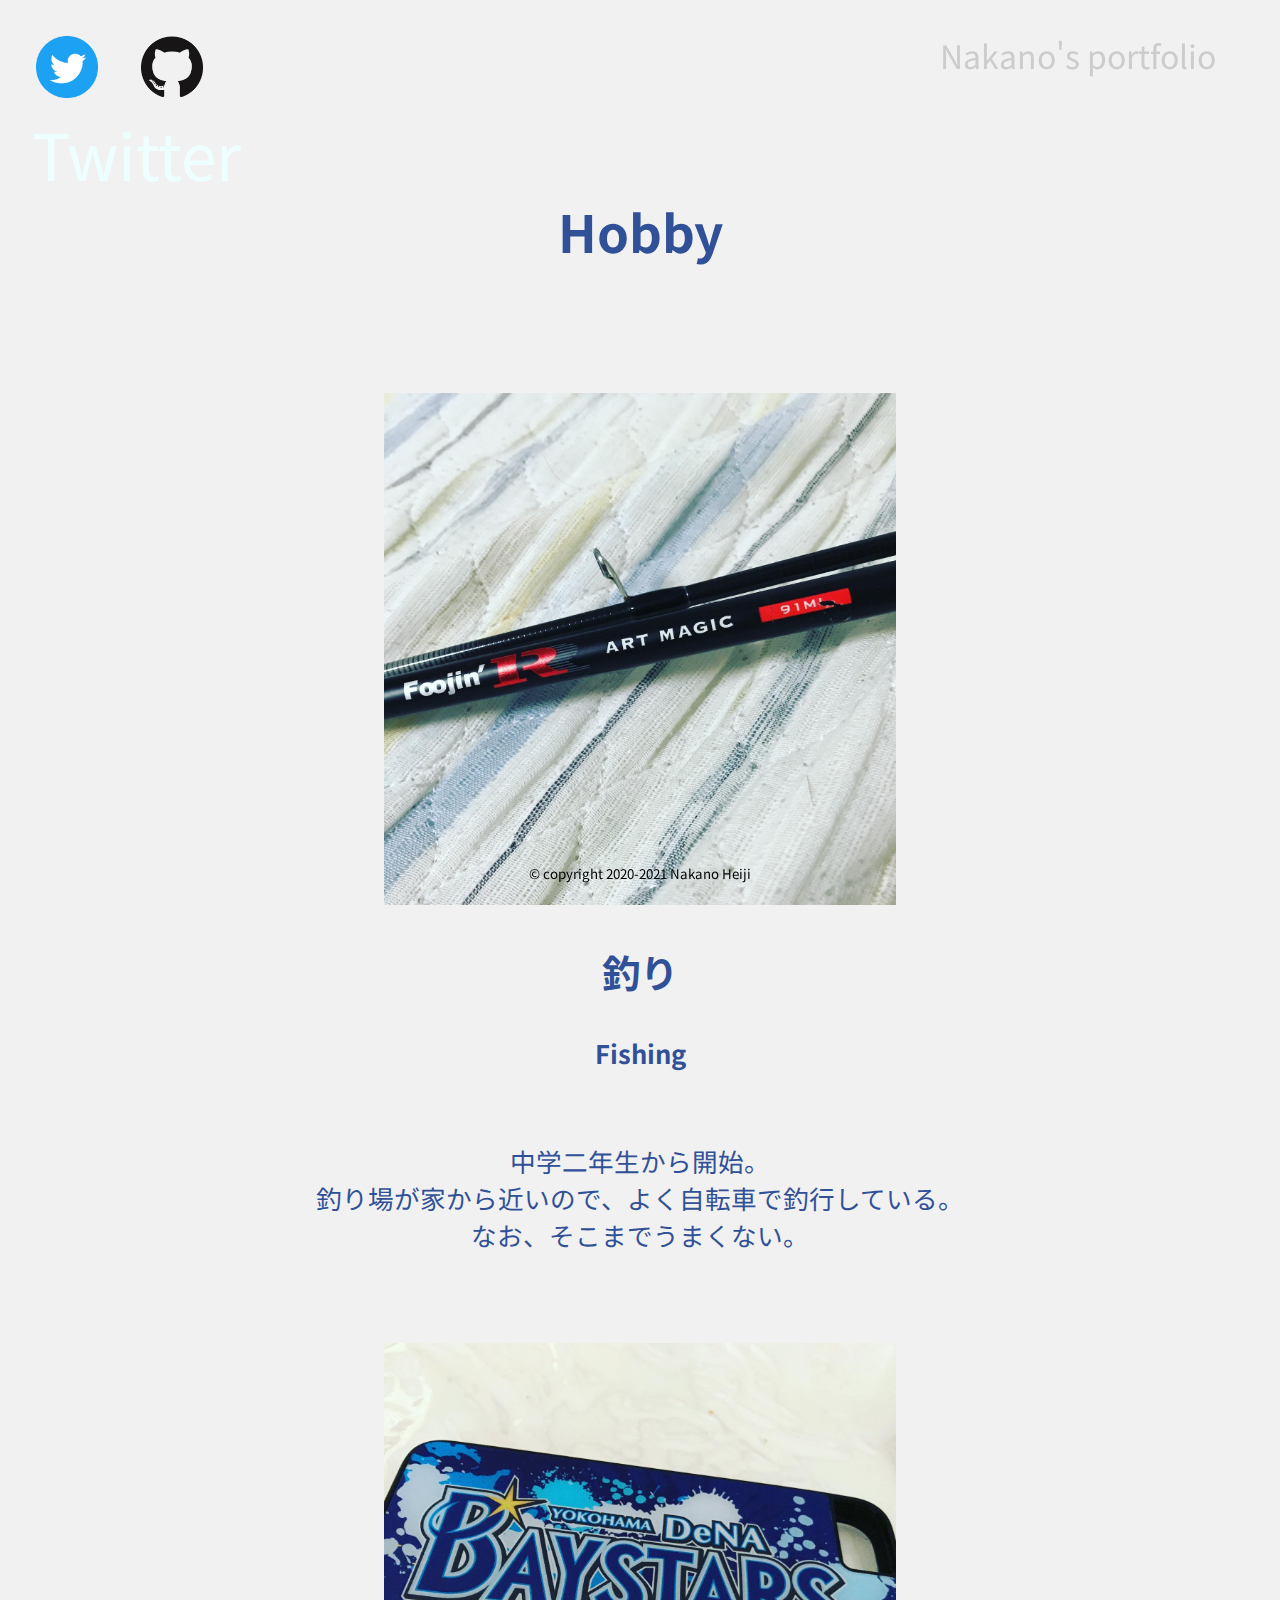
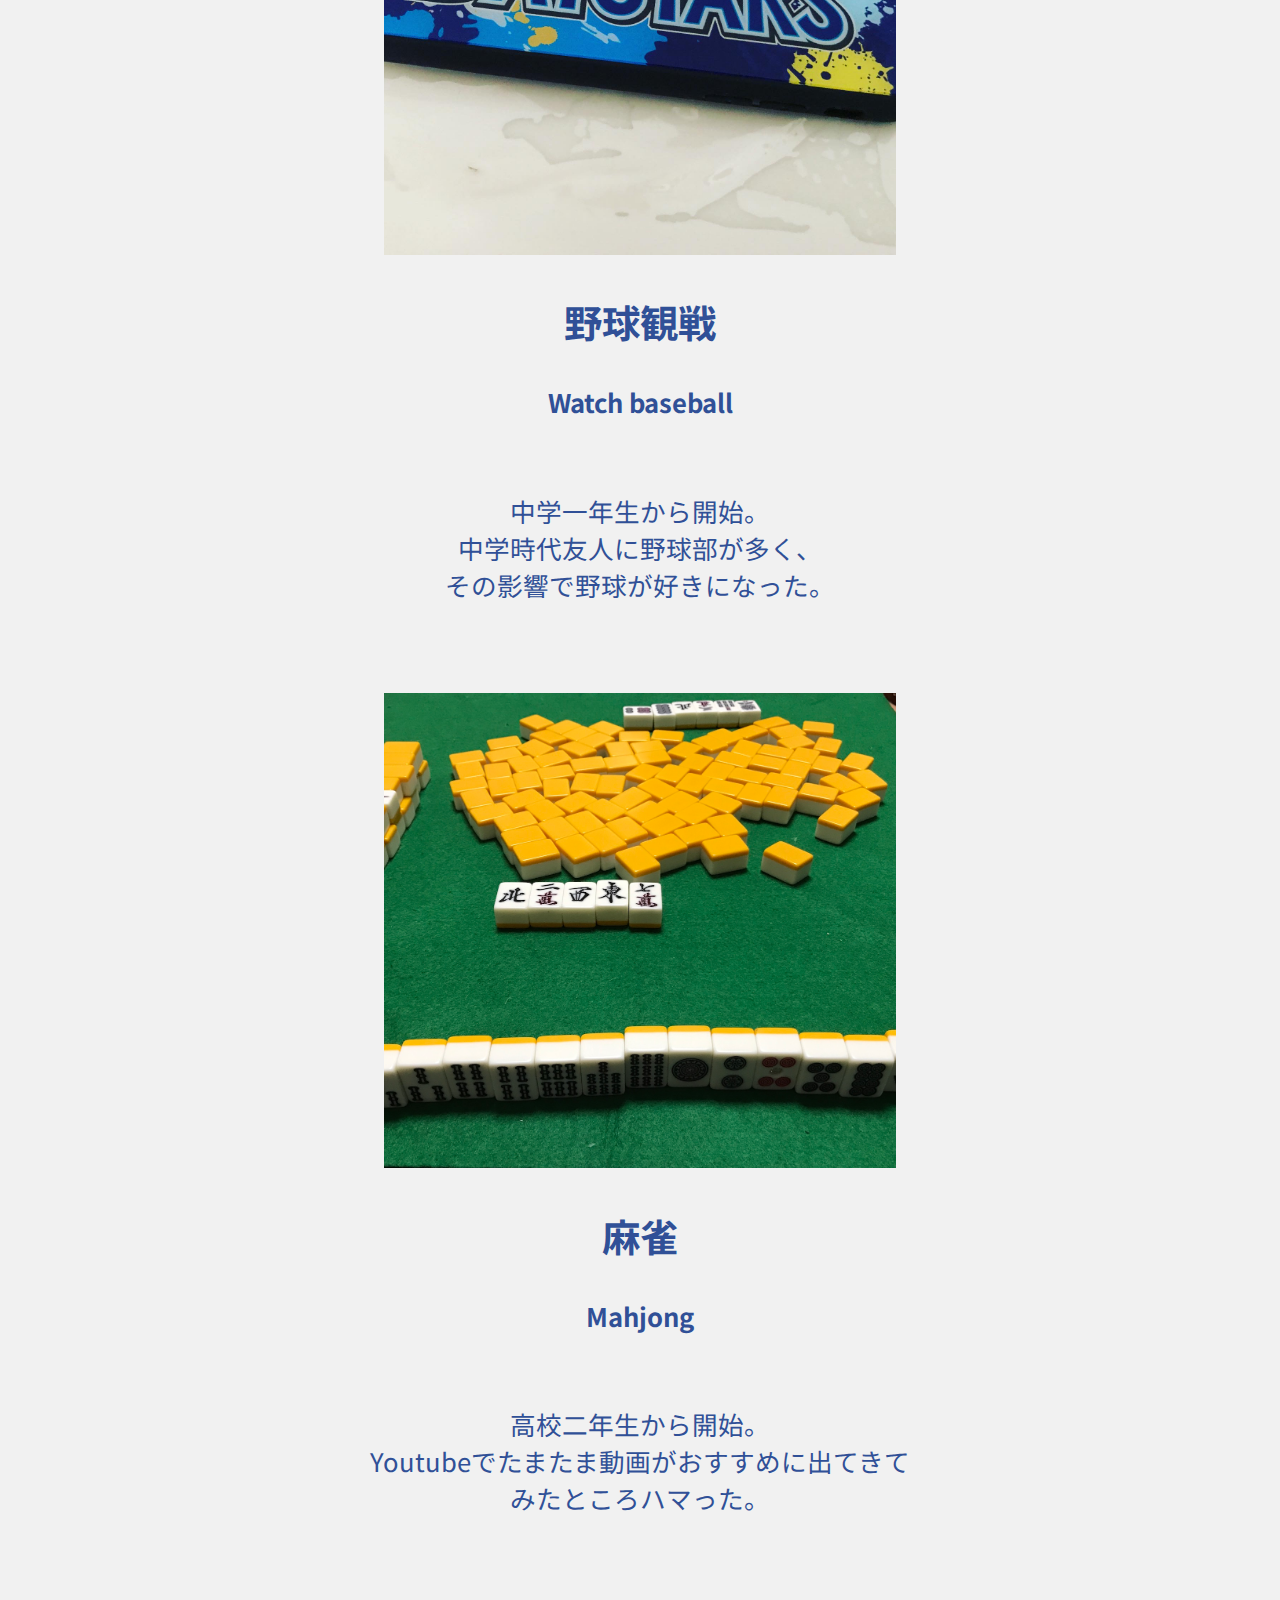
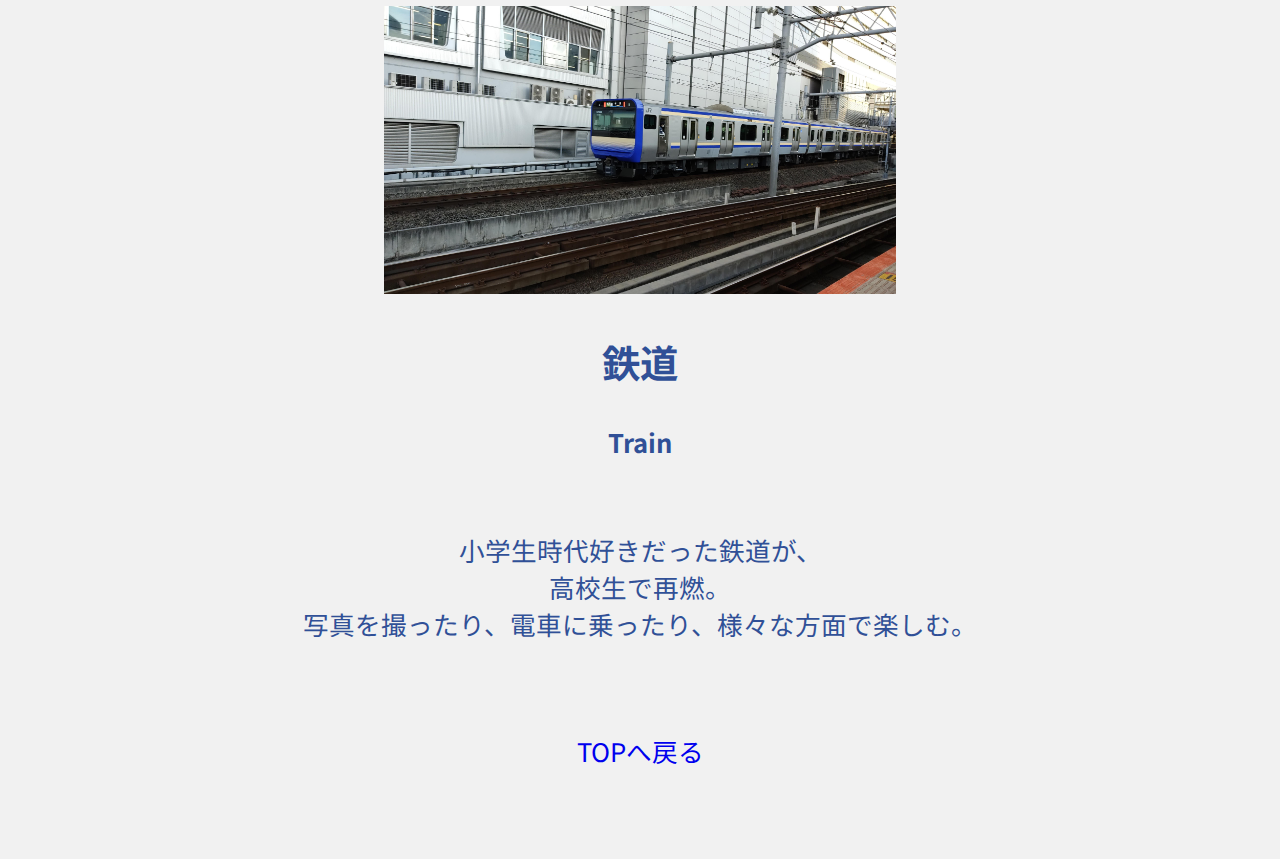
<file: hobby.html>
<!DOCTYPE html>
<html lang="ja">
<head>
    <meta charset="UTF-8">
    <meta name="viewport" content="width=device-width, initial-scale=1.0">
    <meta http-equiv="X-UA-Compatible" content="ie=edge">
    <meta name="twitter:card" content="summary" />
    <meta name="twitter:title" content="Nakano's portfolio 2020" />
    <meta name="twitter:description" content="なっかのうのポートフォリオ" />
    <meta name="twitter:image" content="https://nakano1120.github.io/portfolio_2020/img/nakanoicon.png" />
    <meta name="twitter:url" content="https://nakano1120.github.io/portfolio_2020/" />
    <script type="text/javascript" src="https://ajax.googleapis.com/ajax/libs/jquery/3.2.0/jquery.min.js"></script>
    <link rel="stylesheet" href="style.css">
    <link rel="stylesheet" href="animate.min.css">
    <title>Nakano's portfolio</title>
</head>
<body>
    <header class="animated fadeIn">
        <a id="twitter" href="https://twitter.com/ekiben_kuitaina">
            <img class="image" src="img/Twitter_Social_Icon_Circle_Color.png">
        </a>
        <a id="github" href="https://github.com/nakano1120">
            <img class="image" src="img/GitHub-Mark-120px-plus.png">
        </a>
        <span id="text_logo">Nakano's portfolio</span>
        <div id="text"></div>
    </header>
    <div class="main horizontal_scroll_wrap animated fadeIn">
        <div class="mainbun">
            <h1>Hobby</h1>
        </div>
        <div class="mainbun">
            <img class="normal" src="img/sao.jpeg">
            <h2>釣り</h2>
            <h4>Fishing</h4>
            <br>
            中学二年生から開始。<br>
            釣り場が家から近いので、よく自転車で釣行している。<br>
            なお、そこまでうまくない。<br>
        </div>
        <div class="mainbun">
            <img class="normal" src="img/bay.jpeg">
            <h2>野球観戦</h2>
            <h4>Watch baseball</h4>
            <br>
            中学一年生から開始。<br>
            中学時代友人に野球部が多く、<br>
            その影響で野球が好きになった。<br>
        </div>
        <div class="mainbun">
            <img class="normal" src="img/mahjong.jpeg">
            <h2>麻雀</h2>
            <h4>Mahjong</h4>
            <br>
            高校二年生から開始。<br>
            Youtubeでたまたま動画がおすすめに出てきて<br>
            みたところハマった。<br>
        </div>
        <div class="mainbun">
            <img class="normal" src="img/IMG_5390.jpg">
            <h2>鉄道</h2>
            <h4>Train</h4>
            <br>
            小学生時代好きだった鉄道が、<br>
            高校生で再燃。<br>
            写真を撮ったり、電車に乗ったり、様々な方面で楽しむ。<br>
        </div>
        <div class="mainbun">
            <a href="index.html">TOPへ戻る</a>
        </div>
        

    </div>
    <footer class="animated fadeIn">
        <p><small>&copy; copyright 2020-2021 Nakano Heiji</small></p>
    </footer>
    <script type="text/javascript" src="script2.js"></script>
</body>
</html>
</file>
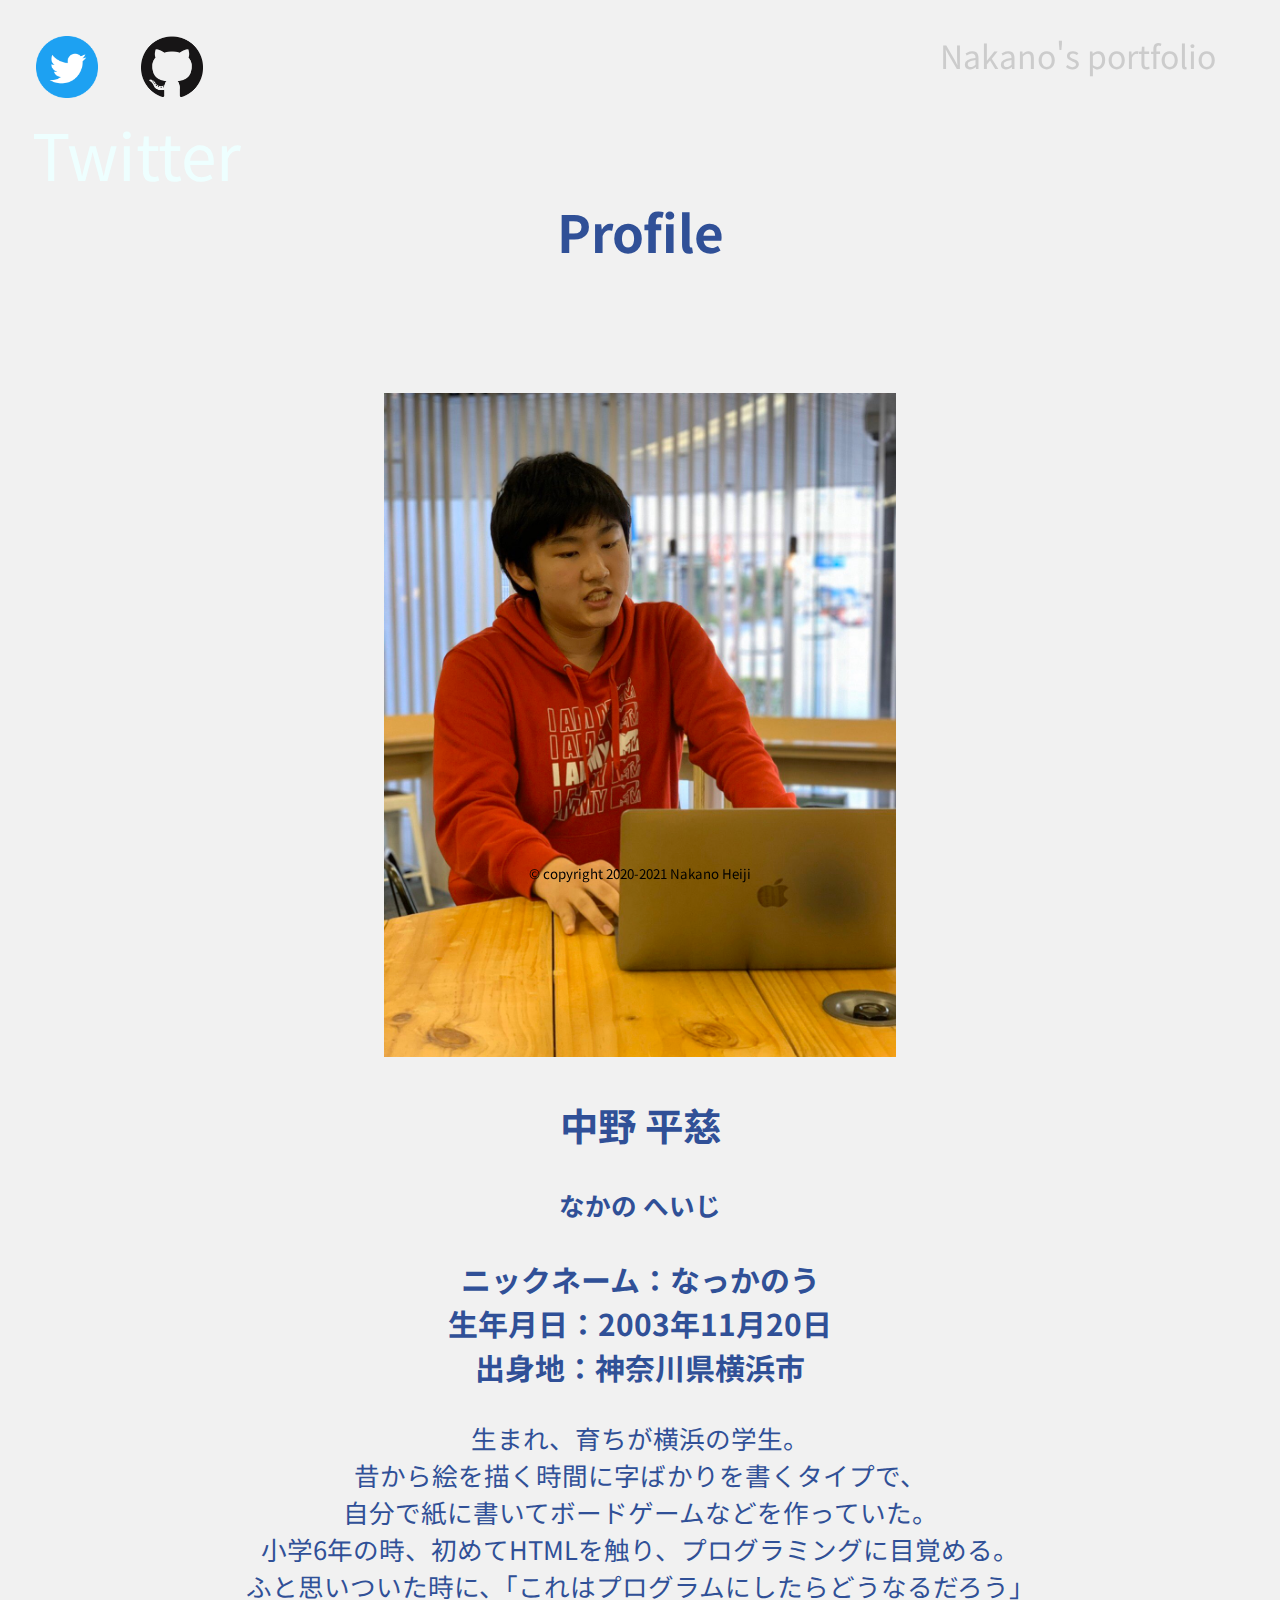
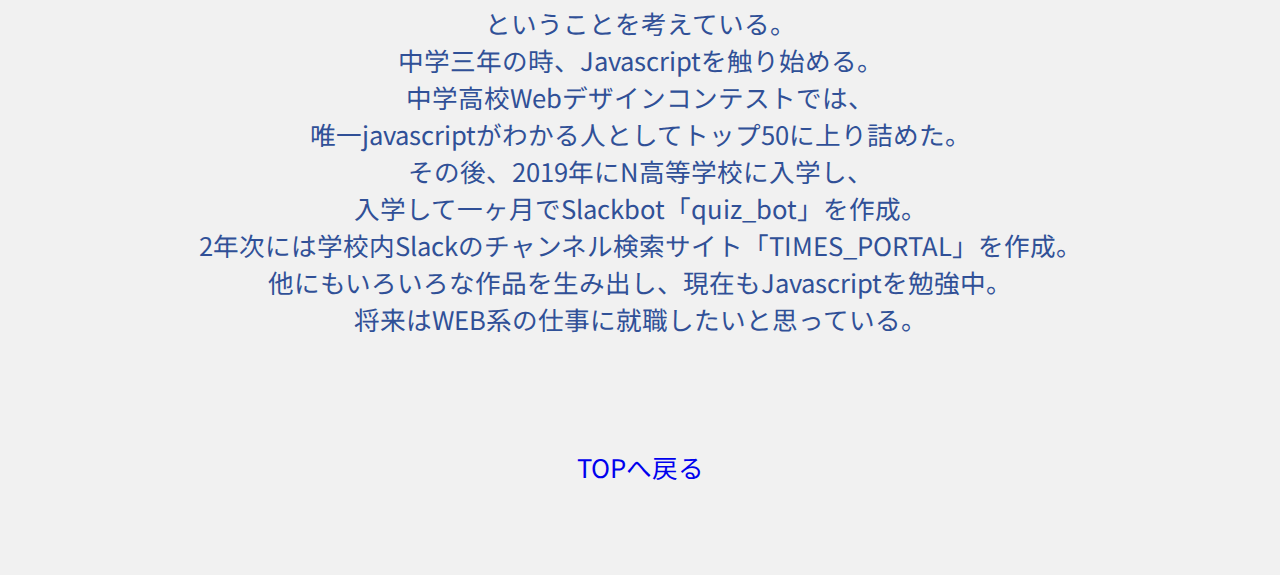
<file: profile.html>
<!DOCTYPE html>
<html lang="ja">
<head>
    <meta charset="UTF-8">
    <meta name="viewport" content="width=device-width, initial-scale=1.0">
    <meta http-equiv="X-UA-Compatible" content="ie=edge">
    <script type="text/javascript" src="https://ajax.googleapis.com/ajax/libs/jquery/3.2.0/jquery.min.js"></script>
    <link rel="stylesheet" href="style.css">
    <link rel="stylesheet" href="animate.min.css">
    <title>Nakano's portfolio</title>
</head>
<body>
    <header class="animated fadeIn">
        <a id="twitter" href="https://twitter.com/ekiben_kuitaina">
            <img class="image" src="img/Twitter_Social_Icon_Circle_Color.png">
        </a>
        <a id="github" href="https://github.com/nakano1120">
            <img class="image" src="img/GitHub-Mark-120px-plus.png">
        </a>
        <span id="text_logo">Nakano's portfolio</span>
        <div id="text"></div>
    </header>
    <div class="main horizontal_scroll_wrap animated fadeIn">
        <div class="mainbun">
            <h1>Profile</h1>
        </div>
        <div class="mainbun">
                <img class="normal" src="img/nakano.jpeg">
                <h2>中野 平慈</h2>
                <h4>なかの へいじ</h4>
                <h3>
                ニックネーム：なっかのう<br>
                生年月日：2003年11月20日<br>
                出身地：神奈川県横浜市<br>
                </h3>
                生まれ、育ちが横浜の学生。<br>
                昔から絵を描く時間に字ばかりを書くタイプで、<br>
                自分で紙に書いてボードゲームなどを作っていた。<br>
                小学6年の時、初めてHTMLを触り、プログラミングに目覚める。<br>
                ふと思いついた時に、「これはプログラムにしたらどうなるだろう」<br>
                ということを考えている。<br>
                中学三年の時、Javascriptを触り始める。<br>
                中学高校Webデザインコンテストでは、<br>
                唯一javascriptがわかる人としてトップ50に上り詰めた。<br>
                その後、2019年にN高等学校に入学し、<br>
                入学して一ヶ月でSlackbot「quiz_bot」を作成。<br>
                2年次には学校内Slackのチャンネル検索サイト「TIMES_PORTAL」を作成。<br>
                他にもいろいろな作品を生み出し、現在もJavascriptを勉強中。<br>
                将来はWEB系の仕事に就職したいと思っている。<br>
                <br><br><br>
                <a href="index.html">TOPへ戻る</a>
        </div>
        
    </div>
    <footer class="animated fadeIn">
        <p><small>&copy; copyright 2020-2021 Nakano Heiji</small></p>
    </footer>
    <script type="text/javascript" src="script2.js"></script>
</body>
</html>
</file>
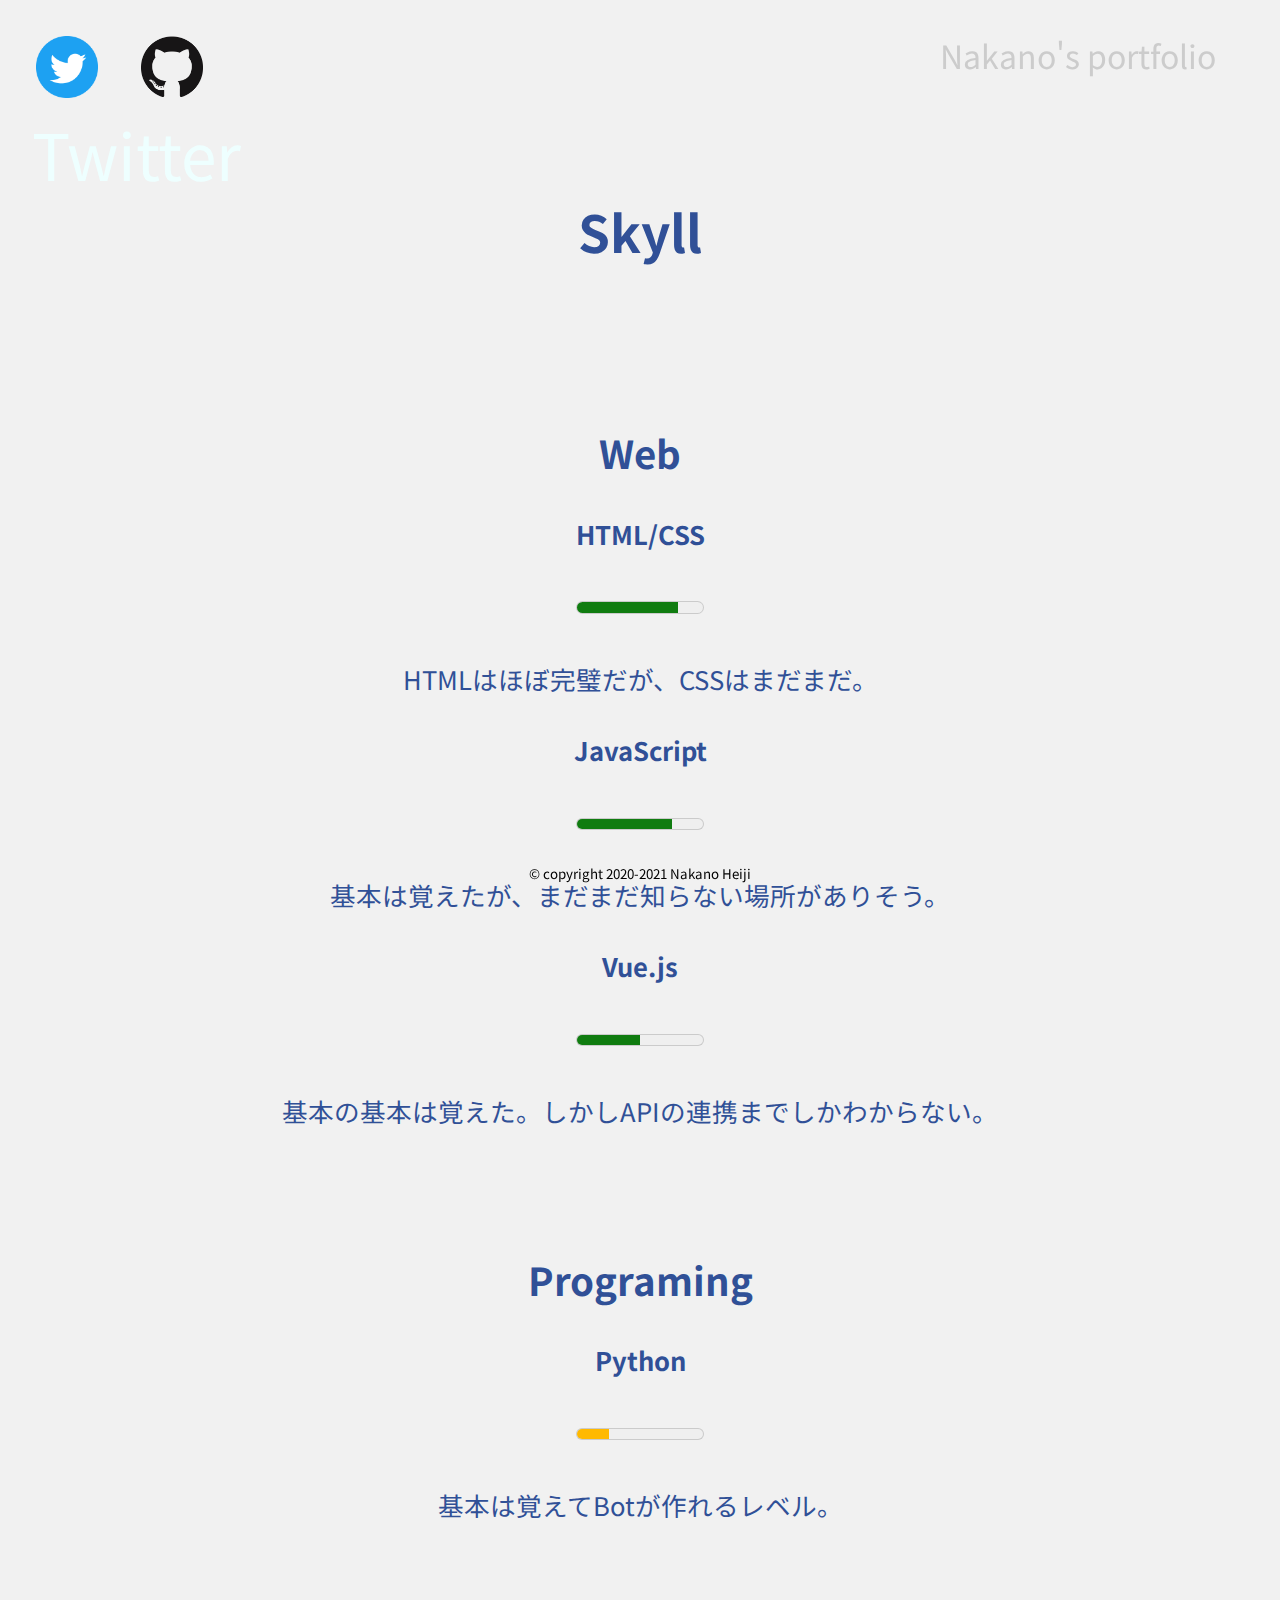
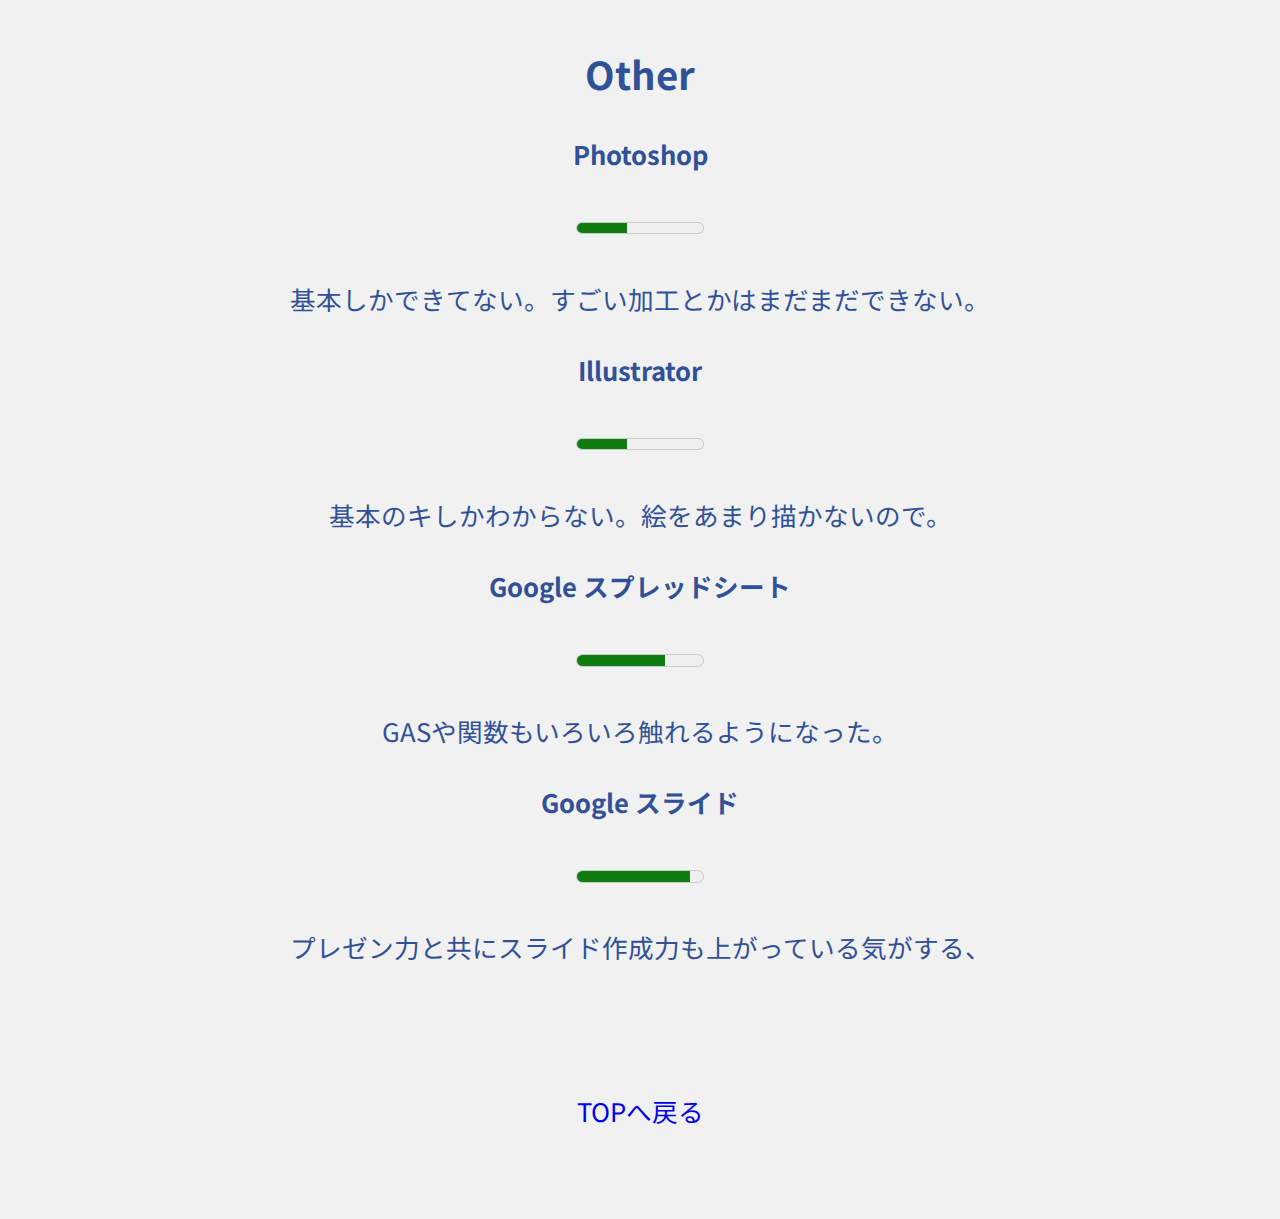
<file: skill.html>
<!DOCTYPE html>
<html lang="ja">
<head>
    <meta charset="UTF-8">
    <meta name="viewport" content="width=device-width, initial-scale=1.0">
    <meta http-equiv="X-UA-Compatible" content="ie=edge">
    <meta name="twitter:card" content="summary" />
    <meta name="twitter:title" content="Nakano's portfolio 2020" />
    <meta name="twitter:description" content="なっかのうのポートフォリオ" />
    <meta name="twitter:image" content="https://nakano1120.github.io/portfolio_2020/img/nakanoicon.png" />
    <meta name="twitter:url" content="https://nakano1120.github.io/portfolio_2020/" />
    <script type="text/javascript" src="https://ajax.googleapis.com/ajax/libs/jquery/3.2.0/jquery.min.js"></script>
    <link rel="stylesheet" href="style.css">
    <link rel="stylesheet" href="animate.min.css">
    <title>Nakano's portfolio</title>
</head>
<body>
    <header class="animated fadeIn">
        <a id="twitter" href="https://twitter.com/ekiben_kuitaina">
            <img class="image" src="img/Twitter_Social_Icon_Circle_Color.png">
        </a>
        <a id="github" href="https://github.com/nakano1120">
            <img class="image" src="img/GitHub-Mark-120px-plus.png">
        </a>
        <span id="text_logo">Nakano's portfolio</span>
        <div id="text"></div>
    </header>
    <div class="main horizontal_scroll_wrap animated fadeIn">
        <div class="mainbun">
            <h1>Skyll</h1>
        </div>
        <div class="mainbun">
            <h2>Web</h2>
            <h4>HTML/CSS</h4>
            <meter low="0.5" high="1" value="0.8">80%</meter><br><br>
            HTMLはほぼ完璧だが、CSSはまだまだ。<br>
            <h4>JavaScript</h4>
            <meter low="0.5" high="1" value="0.75">75%</meter><br><br>
            基本は覚えたが、まだまだ知らない場所がありそう。<br>
            <h4>Vue.js</h4>
            <meter low="0.5" high="1" value="0.5">50%</meter><br><br>
            基本の基本は覚えた。しかしAPIの連携までしかわからない。<br>
        </div>
        <div class="mainbun">
            <h2>Programing</h2>
            <h4>Python</h4>
            <meter low="0.5" high="1" value="0.25">25%</meter><br><br>
            基本は覚えてBotが作れるレベル。<br>
        </div>
        <div class="mainbun">
            <h2>Other</h2>
            <h4>Photoshop</h4>
            <meter value="0.4">40%</meter><br><br>
            基本しかできてない。すごい加工とかはまだまだできない。<br>
            <h4>Illustrator</h4>
            <meter value="0.4">40%</meter><br><br>
            基本のキしかわからない。絵をあまり描かないので。<br>
            <h4>Google スプレッドシート</h4>
            <meter value="0.7">70%</meter><br><br>
            GASや関数もいろいろ触れるようになった。<br>
            <h4>Google スライド</h4>
            <meter value="0.9">90%</meter><br><br>
            プレゼン力と共にスライド作成力も上がっている気がする、<br>
            <br>
        </div>
        <div class="mainbun">
            <a href="index.html">TOPへ戻る</a>
        </div>
        

    </div>
    <footer class="animated fadeIn">
        <p><small>&copy; copyright 2020-2021 Nakano Heiji</small></p>
    </footer>
    <script type="text/javascript" src="script2.js"></script>
</body>
</html>
</file>
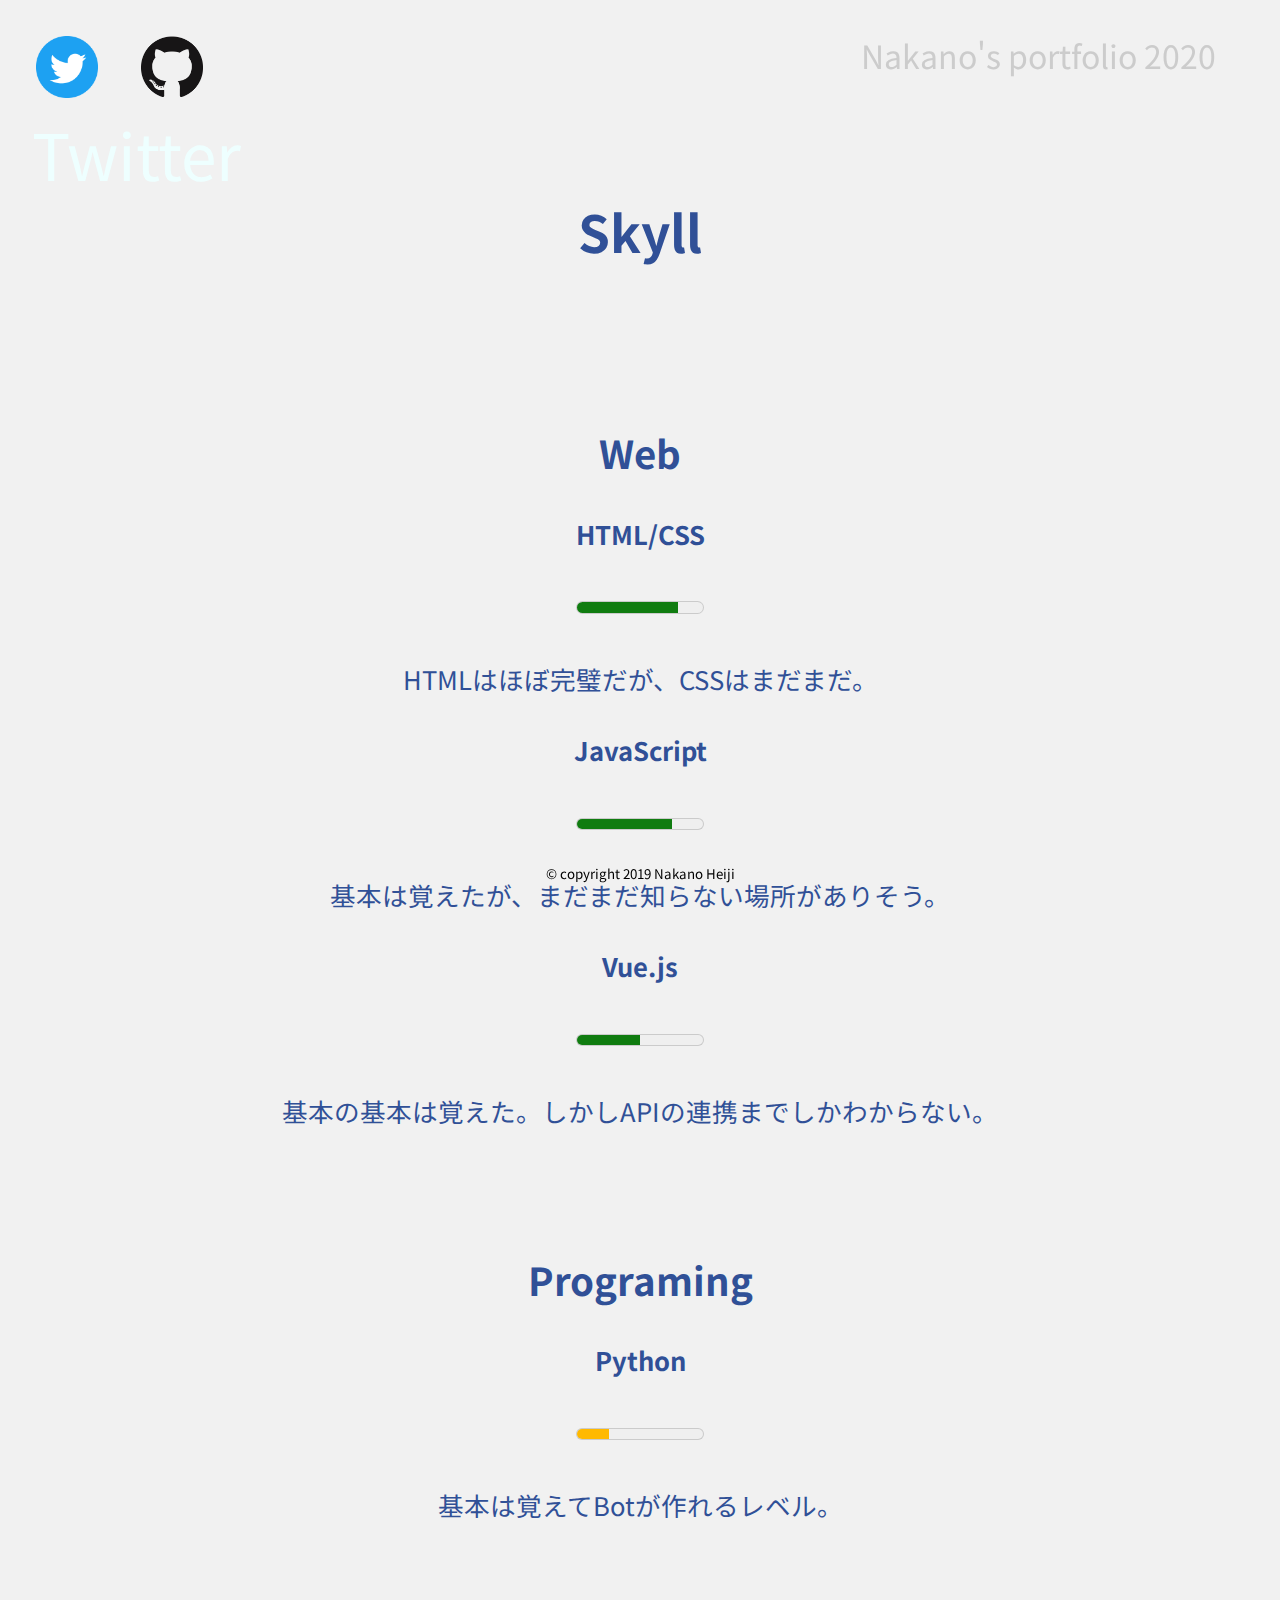
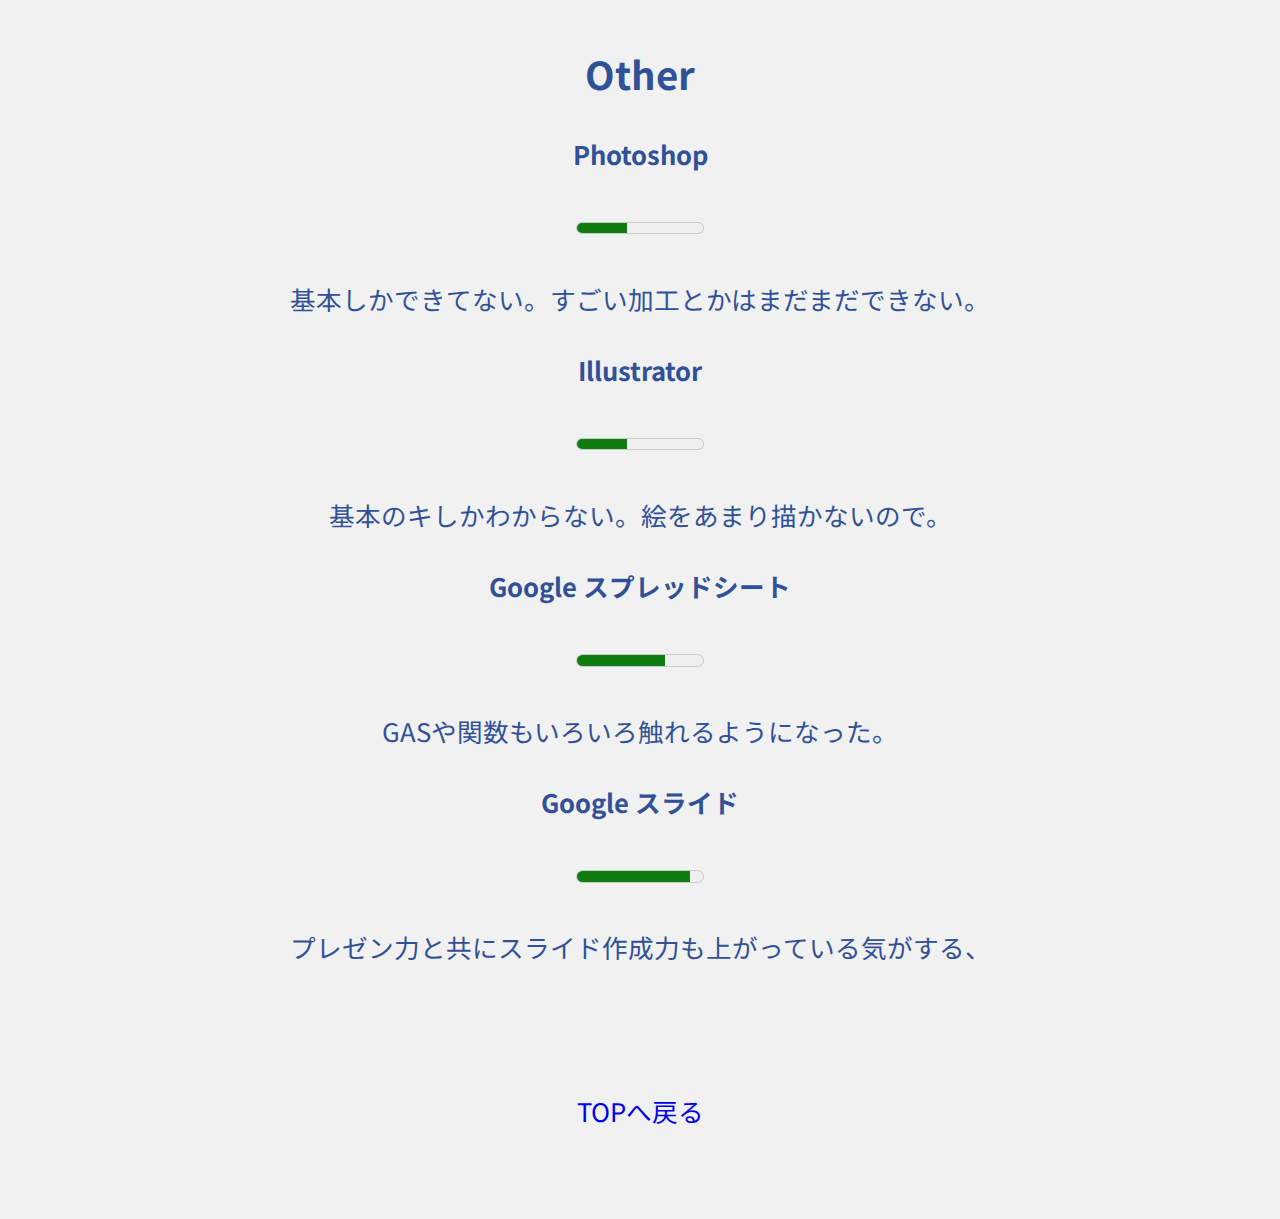
<file: skyll.html>
<!DOCTYPE html>
<html lang="ja">
<head>
    <meta charset="UTF-8">
    <meta name="viewport" content="width=device-width, initial-scale=1.0">
    <meta http-equiv="X-UA-Compatible" content="ie=edge">
    <script type="text/javascript" src="https://ajax.googleapis.com/ajax/libs/jquery/3.2.0/jquery.min.js"></script>
    <link rel="stylesheet" href="style.css">
    <link rel="stylesheet" href="animate.min.css">
    <title>Nakano's portfolio 2020</title>
</head>
<body>
    <header class="animated fadeIn">
        <a id="twitter" href="https://twitter.com/ekiben_kuitaina">
            <img class="image" src="img/Twitter_Social_Icon_Circle_Color.png">
        </a>
        <a id="github" href="https://github.com/nakano1120">
            <img class="image" src="img/GitHub-Mark-120px-plus.png">
        </a>
        <span id="text_logo">Nakano's portfolio 2020</span>
        <div id="text"></div>
    </header>
    <div class="main horizontal_scroll_wrap animated fadeIn">
        <div class="mainbun">
            <h1>Skyll</h1>
        </div>
        <div class="mainbun">
            <h2>Web</h2>
            <h4>HTML/CSS</h4>
            <meter low="0.5" high="1" value="0.8">80%</meter><br><br>
            HTMLはほぼ完璧だが、CSSはまだまだ。<br>
            <h4>JavaScript</h4>
            <meter low="0.5" high="1" value="0.75">75%</meter><br><br>
            基本は覚えたが、まだまだ知らない場所がありそう。<br>
            <h4>Vue.js</h4>
            <meter low="0.5" high="1" value="0.5">50%</meter><br><br>
            基本の基本は覚えた。しかしAPIの連携までしかわからない。<br>
        </div>
        <div class="mainbun">
            <h2>Programing</h2>
            <h4>Python</h4>
            <meter low="0.5" high="1" value="0.25">25%</meter><br><br>
            基本は覚えてBotが作れるレベル。<br>
        </div>
        <div class="mainbun">
            <h2>Other</h2>
            <h4>Photoshop</h4>
            <meter value="0.4">40%</meter><br><br>
            基本しかできてない。すごい加工とかはまだまだできない。<br>
            <h4>Illustrator</h4>
            <meter value="0.4">40%</meter><br><br>
            基本のキしかわからない。絵をあまり描かないので。<br>
            <h4>Google スプレッドシート</h4>
            <meter value="0.7">70%</meter><br><br>
            GASや関数もいろいろ触れるようになった。<br>
            <h4>Google スライド</h4>
            <meter value="0.9">90%</meter><br><br>
            プレゼン力と共にスライド作成力も上がっている気がする、<br>
            <br>
        </div>
        <div class="mainbun">
            <a href="index.html">TOPへ戻る</a>
        </div>
        

    </div>
    <footer class="animated fadeIn">
        <p><small>&copy; copyright 2019 Nakano Heiji</small></p>
    </footer>
    <script type="text/javascript" src="script2.js"></script>
</body>
</html>
</file>
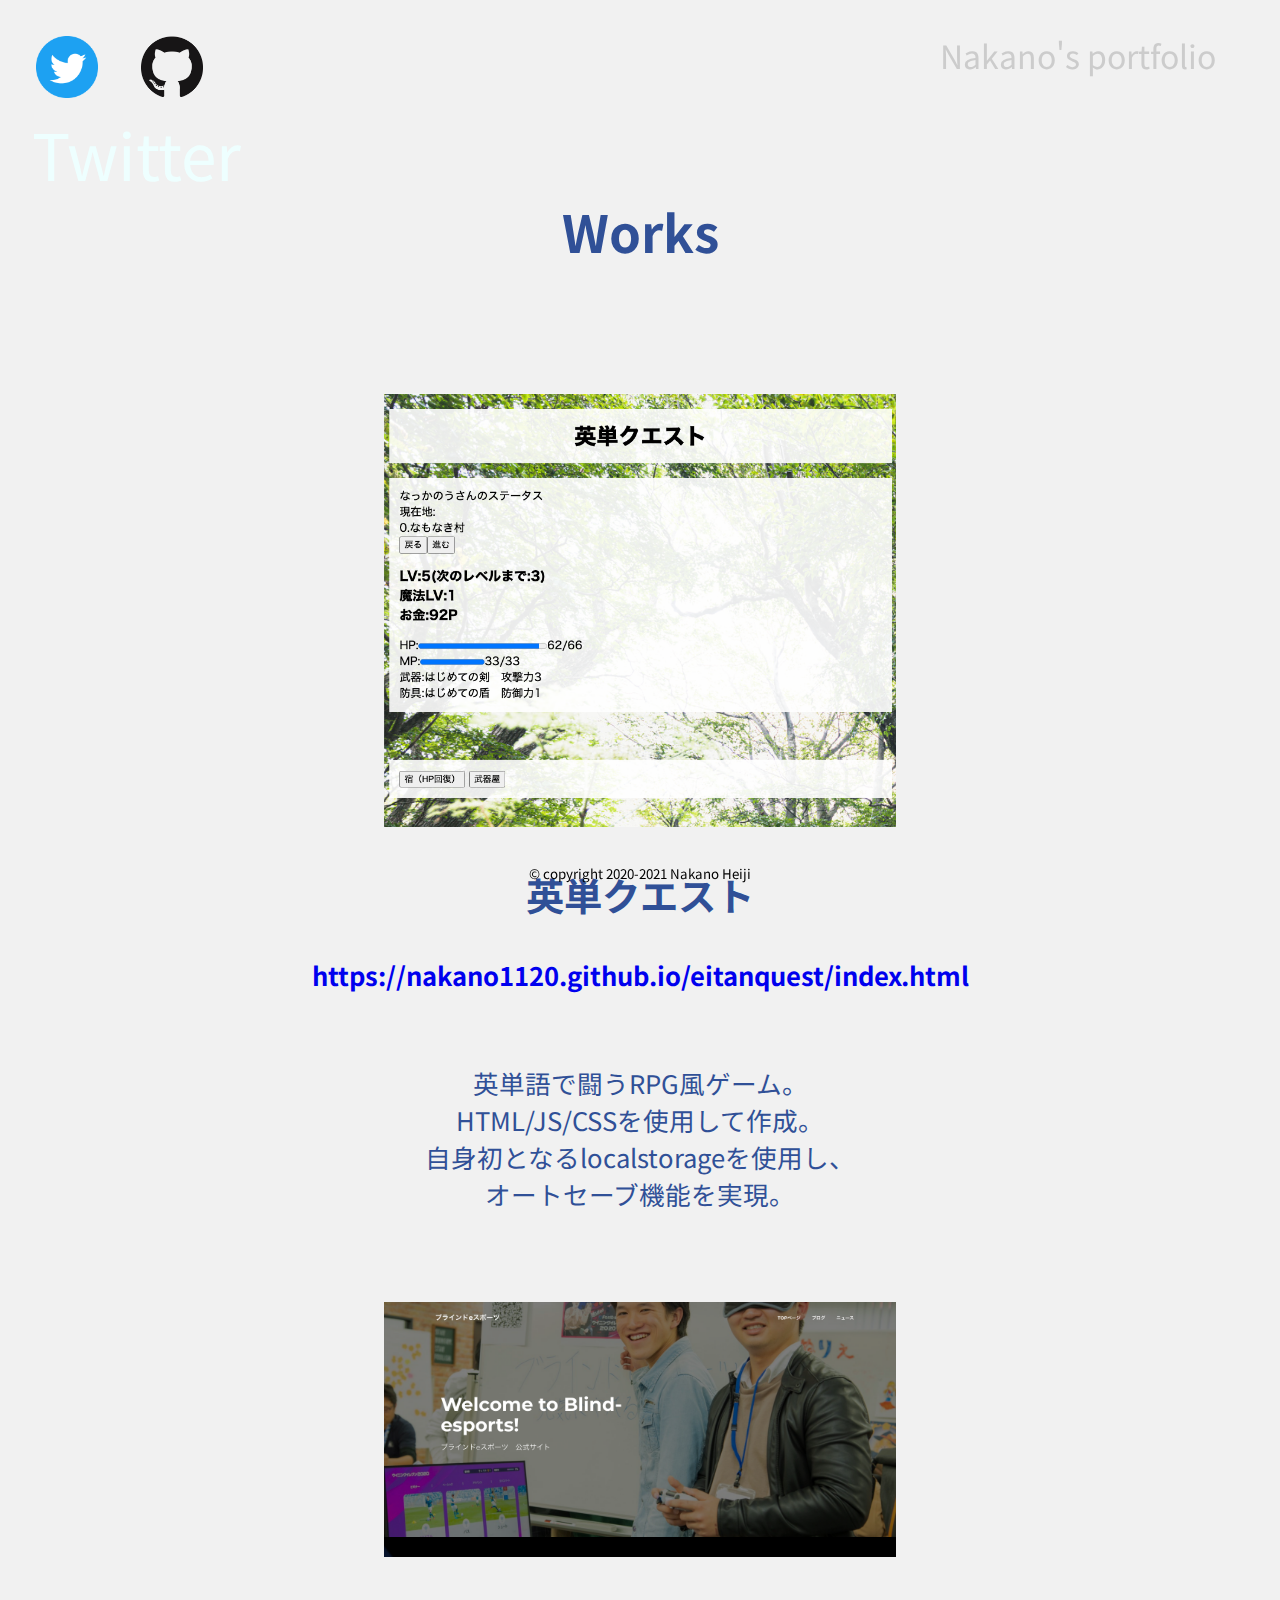
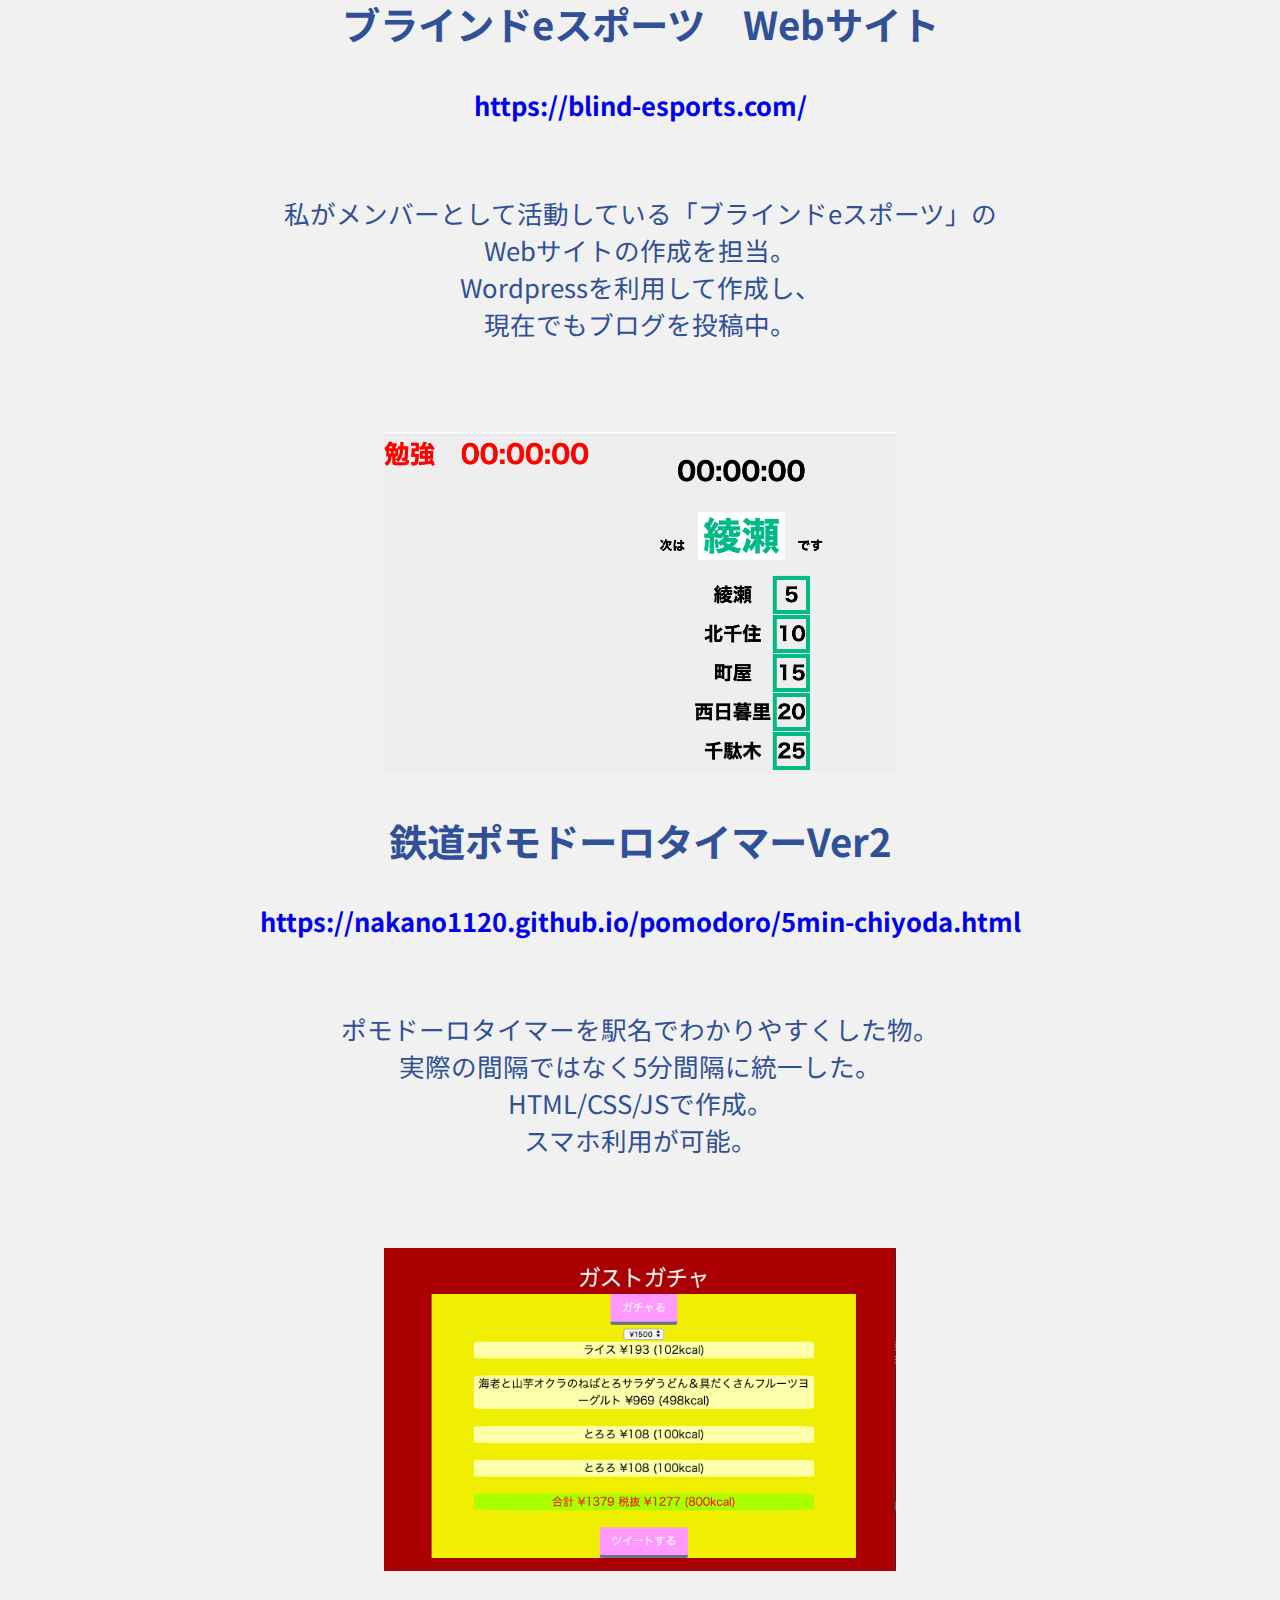
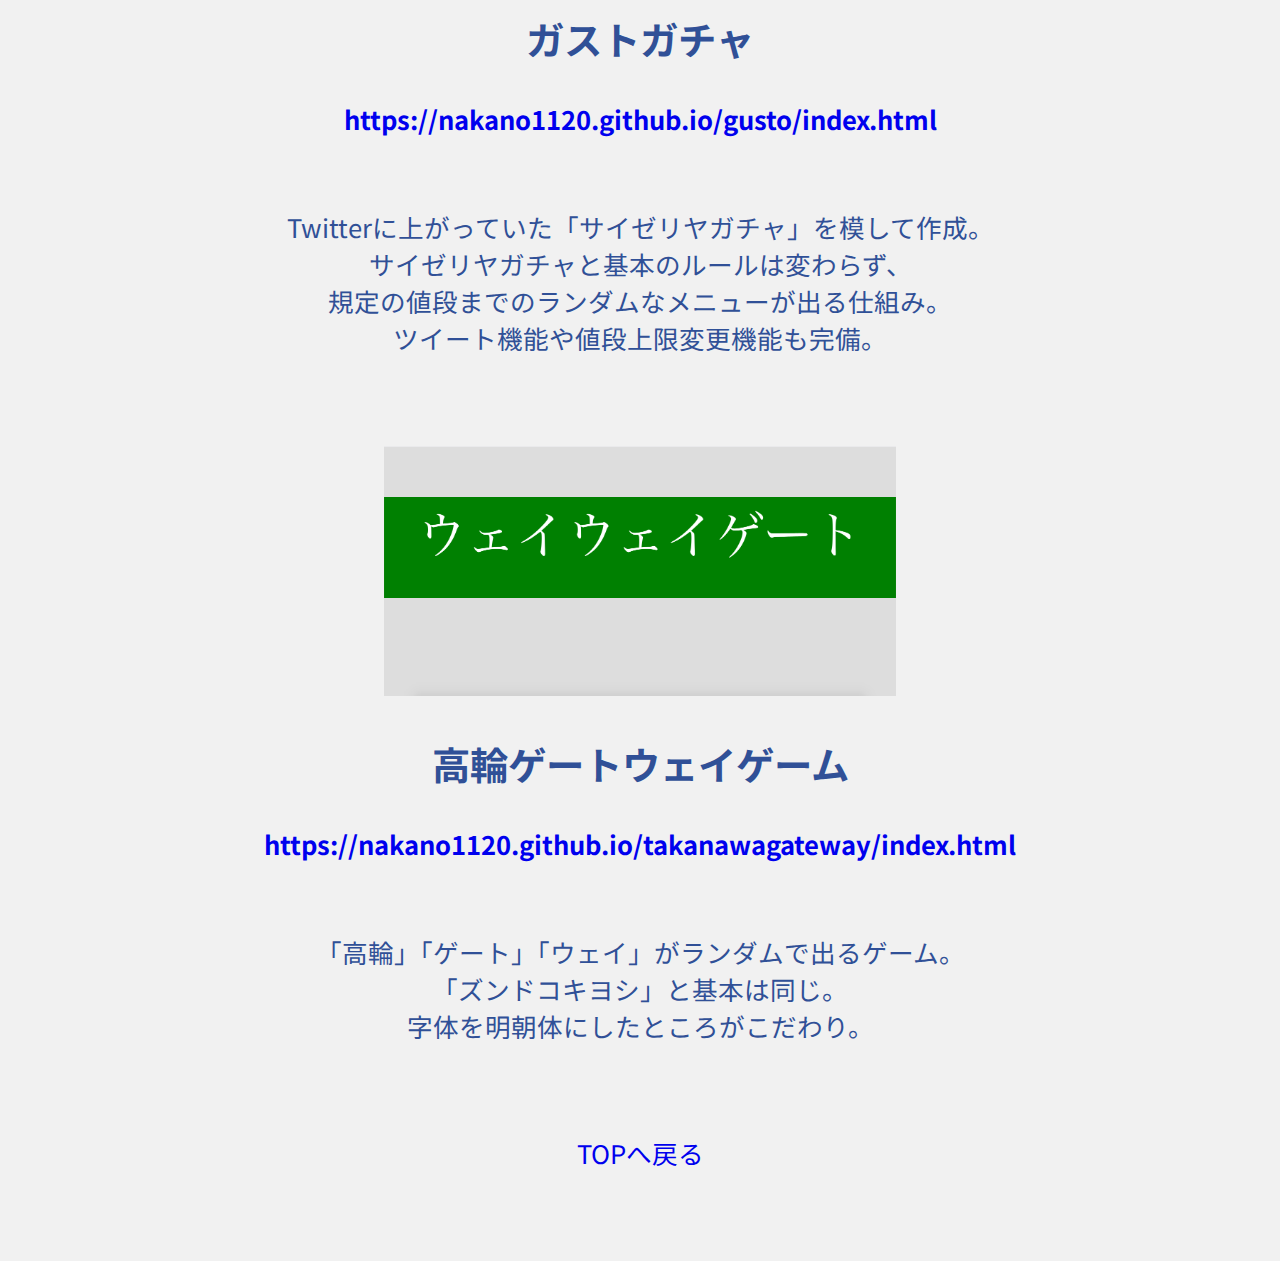
<file: works.html>
<!DOCTYPE html>
<html lang="ja">
<head>
    <meta charset="UTF-8">
    <meta name="viewport" content="width=device-width, initial-scale=1.0">
    <meta http-equiv="X-UA-Compatible" content="ie=edge">
    <meta name="twitter:card" content="summary" />
    <meta name="twitter:title" content="Nakano's portfolio 2020" />
    <meta name="twitter:description" content="なっかのうのポートフォリオ" />
    <meta name="twitter:image" content="https://nakano1120.github.io/portfolio_2020/img/nakanoicon.png" />
    <meta name="twitter:url" content="https://nakano1120.github.io/portfolio_2020/" />
    <script type="text/javascript" src="https://ajax.googleapis.com/ajax/libs/jquery/3.2.0/jquery.min.js"></script>
    <link rel="stylesheet" href="style.css">
    <link rel="stylesheet" href="animate.min.css">
    
    <title>Nakano's portfolio</title>
</head>
<body>
    <header class="animated fadeIn">
        <a id="twitter" href="https://twitter.com/ekiben_kuitaina">
            <img class="image" src="img/Twitter_Social_Icon_Circle_Color.png">
        </a>
        <a id="github" href="https://github.com/nakano1120">
            <img class="image" src="img/GitHub-Mark-120px-plus.png">
        </a>
        <span id="text_logo">Nakano's portfolio</span>
        <div id="text"></div>
    </header>
    <div class="main horizontal_scroll_wrap animated fadeIn">
        <div class="mainbun">
            <h1>Works</h1>
        </div>
        
        <div class="mainbun">
            <img class="normal" src="img/eitan.png">
            <h2>英単クエスト</h2>
            <h4><a href="https://nakano1120.github.io/eitanquest/index.html">https://nakano1120.github.io/eitanquest/index.html</a></h4>
            <br>
            英単語で闘うRPG風ゲーム。<br>
            HTML/JS/CSSを使用して作成。<br>
            自身初となるlocalstorageを使用し、<br>
            オートセーブ機能を実現。<br>
        </div>
        <div class="mainbun">
            <img class="normal" src="img/blind.png">
            <h2>ブラインドeスポーツ　Webサイト</h2>
            <h4><a href="https://blind-esports.com/">https://blind-esports.com/</a></h4>
            <br>
            私がメンバーとして活動している「ブラインドeスポーツ」の<br>
            Webサイトの作成を担当。<br>
            Wordpressを利用して作成し、<br>
            現在でもブログを投稿中。<br>
        </div>
        <div class="mainbun">
            <img class="normal" src="img/pomodoro.png">
            <h2>鉄道ポモドーロタイマーVer2</h2>
            <h4><a href="https://nakano1120.github.io/pomodoro/5min-chiyoda.html">https://nakano1120.github.io/pomodoro/5min-chiyoda.html</a></h4>
            <br>
            ポモドーロタイマーを駅名でわかりやすくした物。<br>
            実際の間隔ではなく5分間隔に統一した。<br>
            HTML/CSS/JSで作成。<br>
            スマホ利用が可能。<br>
        </div>
        <div class="mainbun">
            <img class="normal" src="img/gast.png">
            <h2>ガストガチャ</h2>
            <h4><a href="https://nakano1120.github.io/gusto/index.html">https://nakano1120.github.io/gusto/index.html</a></h4>
            <br>
            Twitterに上がっていた「サイゼリヤガチャ」を模して作成。<br>
            サイゼリヤガチャと基本のルールは変わらず、<br>
            規定の値段までのランダムなメニューが出る仕組み。<br>
            ツイート機能や値段上限変更機能も完備。<br>
        </div>
        <div class="mainbun">
            <img class="normal" src="img/wei.png">
            <h2>高輪ゲートウェイゲーム</h2>
            <h4><a href="https://nakano1120.github.io/takanawagateway/index.html">https://nakano1120.github.io/takanawagateway/index.html</a></h4>
            <br>
            「高輪」「ゲート」「ウェイ」がランダムで出るゲーム。<br>
            「ズンドコキヨシ」と基本は同じ。<br>
            字体を明朝体にしたところがこだわり。<br>
            
        </div>
        <div class="mainbun">
            <a href="index.html">TOPへ戻る</a>
        </div>
        

    </div>
    <footer class="animated fadeIn">
        <p><small>&copy; copyright 2020-2021 Nakano Heiji</small></p>
    </footer>
    <script type="text/javascript" src="script2.js"></script>
</body>
</html>
</file>
<file: style.css>
@import url('https://fonts.googleapis.com/css2?family=Noto+Sans+JP:wght@100&display=swap');

body{
    background-color: #f1f1f1;
    width:100%;
    height:100%;
    font-family: 'Noto Sans JP', sans-serif;
    margin:0;
    text-align: center;
}
img#imagine{
    position: fixed;
    right: 0;
    bottom: 0;
    min-width: 100%;
    min-height: 100%;
    width: 100%;
    height: 100%;
    z-index: -100;
    background: url('poster.jpg') no-repeat;
    background-size: cover;
}
#allmedia{
    position: relative;
    z-index: 2; 
    display: flex;
}
header {
    position:fixed;
    text-align:left;
    color:#000000;
    height: 160px;
    width:100%;
    font-size:200%;
    z-index: 1;
}
.main{
    display:inline-block;
    padding-top:160px;
    color:#fff;
    height:70vh;
    font-size:100%;
	font-size: 1.6rem;
}
.scroll_lst {
    overflow-x: auto;
    white-space: nowrap;
    -webkit-overflow-scrolling: touch;
    padding-top:10px;
}
.scroll_item {
    margin-right: 10px;
    display: inline-block;
    overflow: hidden;
    width: 25vw;
    height: 25vw;
    text-align:center;
    z-index:98;
    transition: all 100ms 0s ease;
}
#link1,#link6{
    background: url(img/background.jpg) center / cover;
}
#link2,#link7{
    background: url(img/nakanoicon.png) center / cover;
}
#link3{
    background: url(img/umi.png) center / cover;
}
#link4{
    background: url(img/aaa.jpg) center / cover;
}
#link5{
    background: url(img/IMG_5390.jpg) center / cover;
}
.scroll_item_inr {
    display: block;
}
.scroll_item:hover{
    outline: 10px solid #eeeeee;
}
.black_text{
    color:#333;
}
.scroll_item_ttl {
    font-size: 12px;
    color: #484848;
    line-height: 1.4;
    margin-bottom: 0;
}
.image{
    width:62px;
    height:62px;
    padding-top:36px;
    padding-left:36px;
}
a {
    text-decoration: none;
}
#text{
    font-size:200%;
    position:fixed;
    left:32px;
    color:#eeffff ;
}
#text_logo{
    position:fixed;
    right:32px;
    padding:32px;
    color:#cccccc;
}
footer{
    width:250px;
    position:fixed;
    left:calc(50% - 250px/2);
    bottom:0;
}
.mainbun{
    color:#305097 ;
    padding-bottom:10vh;
}
.normal{
    width:40vw;
    height:auto;
}
@media all and (max-width: 700px) {
    .image{
        width:48px;
        height:48px;
        padding-top:24px;
        padding-left:24px;
    }
    header{
        height:80px;
    }
    .main{
        padding-top:140px;
        font-size:70%;
    }
    #text_logo{
        display:none;
    }
}
</file>
